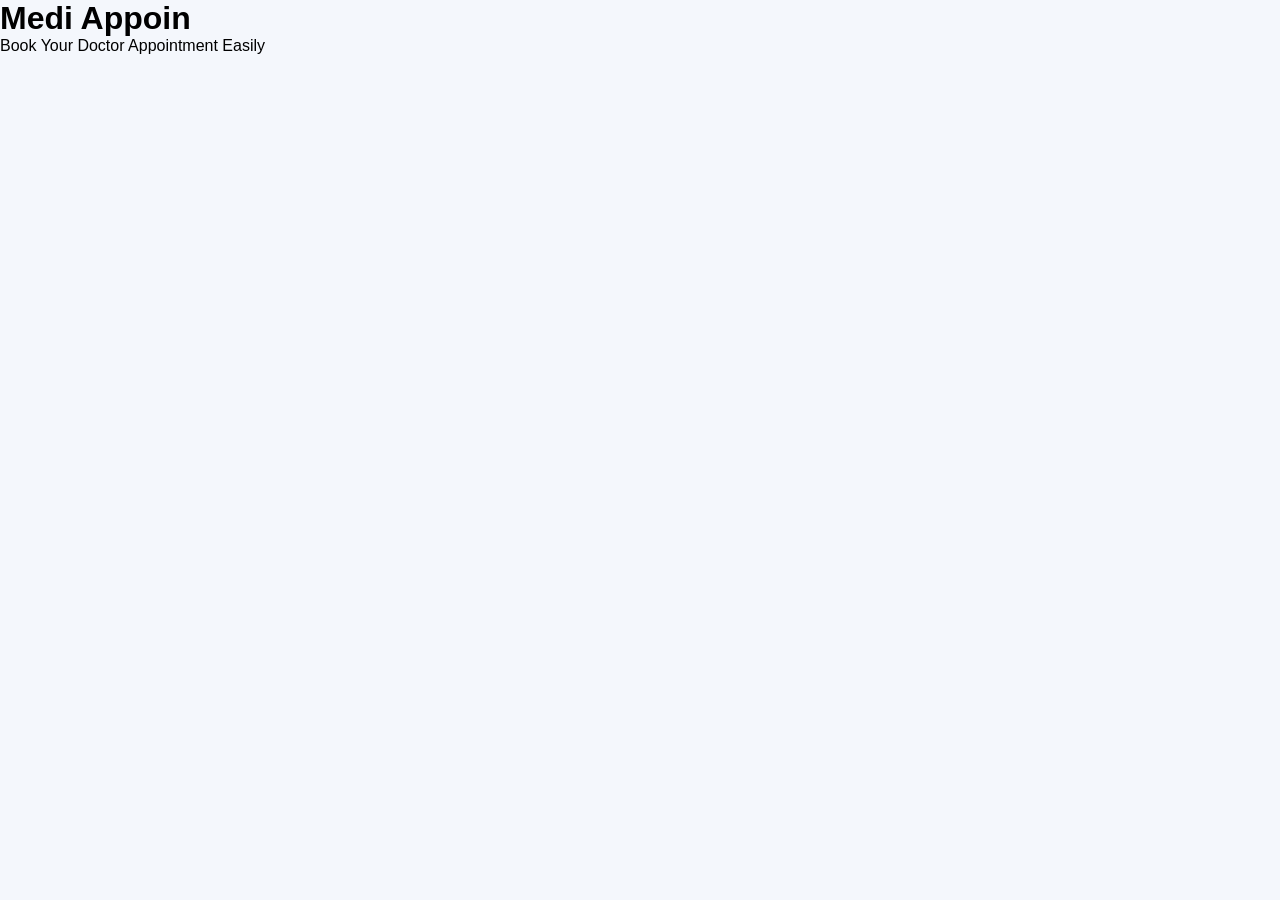
<file: index.html>
<!DOCTYPE html>
<html>
<head>
<title>Medi Appoin</title>
<link rel="stylesheet" href="style.css">
</head>
<body class="center">

<h1>Medi Appoin</h1>
<p>Book Your Doctor Appointment Easily</p>

<script>
setTimeout(() => {
    window.location.href = "signup.html";
}, 3000);
</script>

</body>
</html>
</file>
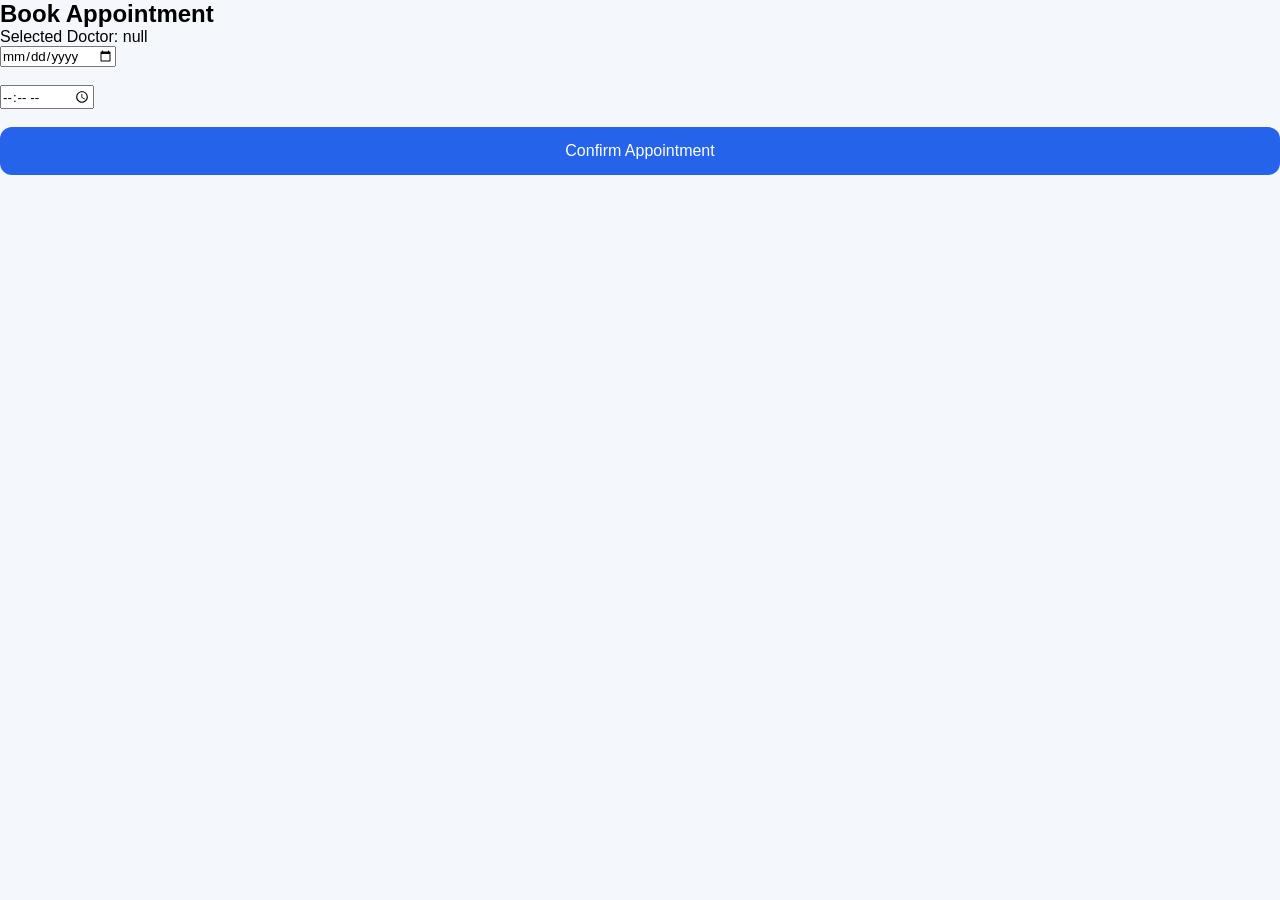
<file: appointment.html>
<!DOCTYPE html>
<html>
<head>
<title>Appointment</title>
<link rel="stylesheet" href="style.css">
</head>
<body class="center">

<h2>Book Appointment</h2>

<p id="doctorName"></p>

<input type="date" id="date"><br><br>

<input type="time" id="time"><br><br>

<button onclick="bookAppointment()">
Confirm Appointment
</button>

<script>

document.getElementById("doctorName").innerHTML =
"Selected Doctor: " + localStorage.getItem("doctor");

</script>

<script src="script.js"></script>

</body>
</html>
</file>
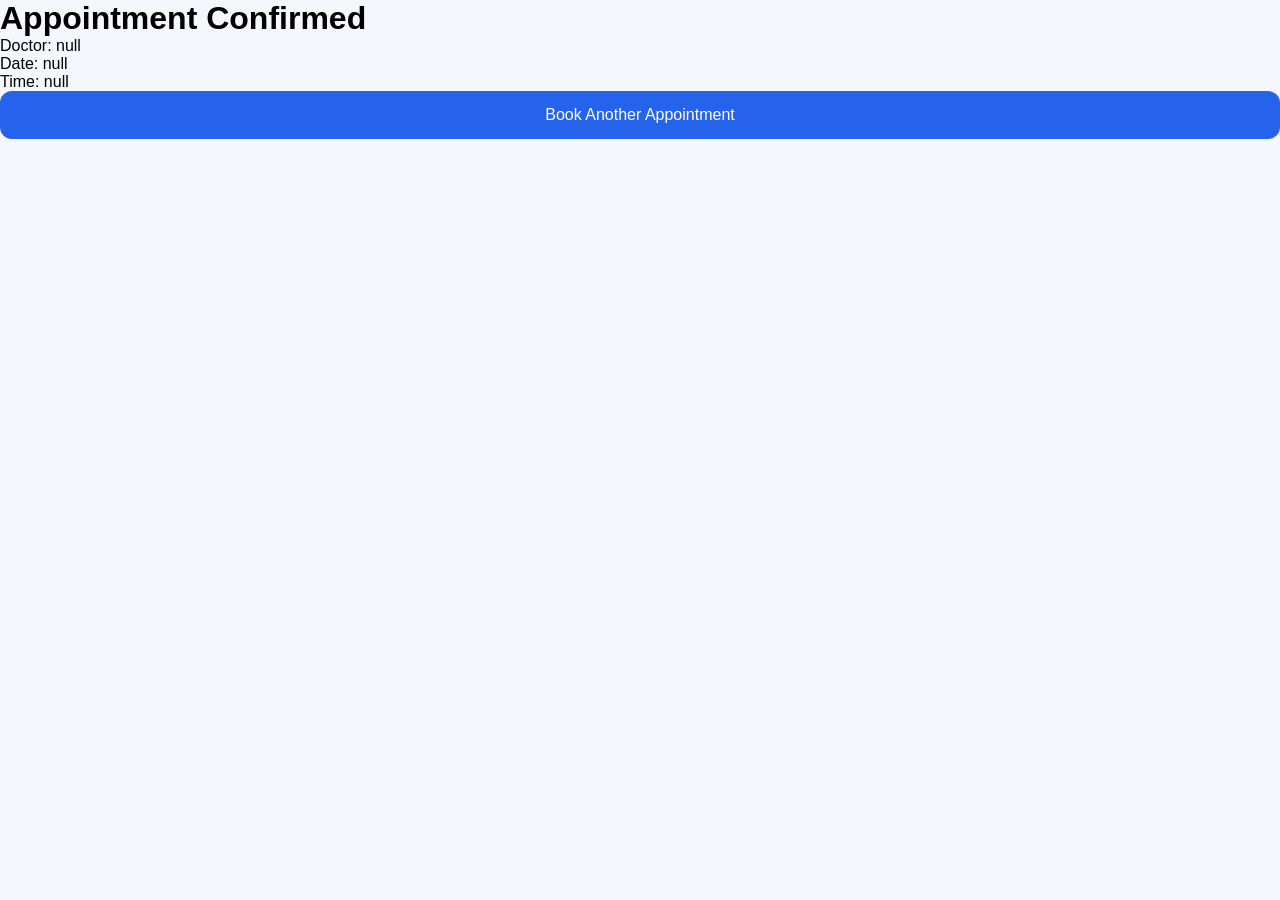
<file: confirm.html>
<!DOCTYPE html>
<html>
<head>
<title>Appointment Confirmed</title>
<link rel="stylesheet" href="style.css">
</head>
<body class="center">

<h1>Appointment Confirmed</h1>

<p id="details"></p>

<button onclick="window.location.href='doctors.html'">
Book Another Appointment
</button>

<script>

document.getElementById("details").innerHTML =
`
Doctor: ${localStorage.getItem("doctor")} <br>
Date: ${localStorage.getItem("date")} <br>
Time: ${localStorage.getItem("time")}
`;

</script>

</body>
</html>
</file>
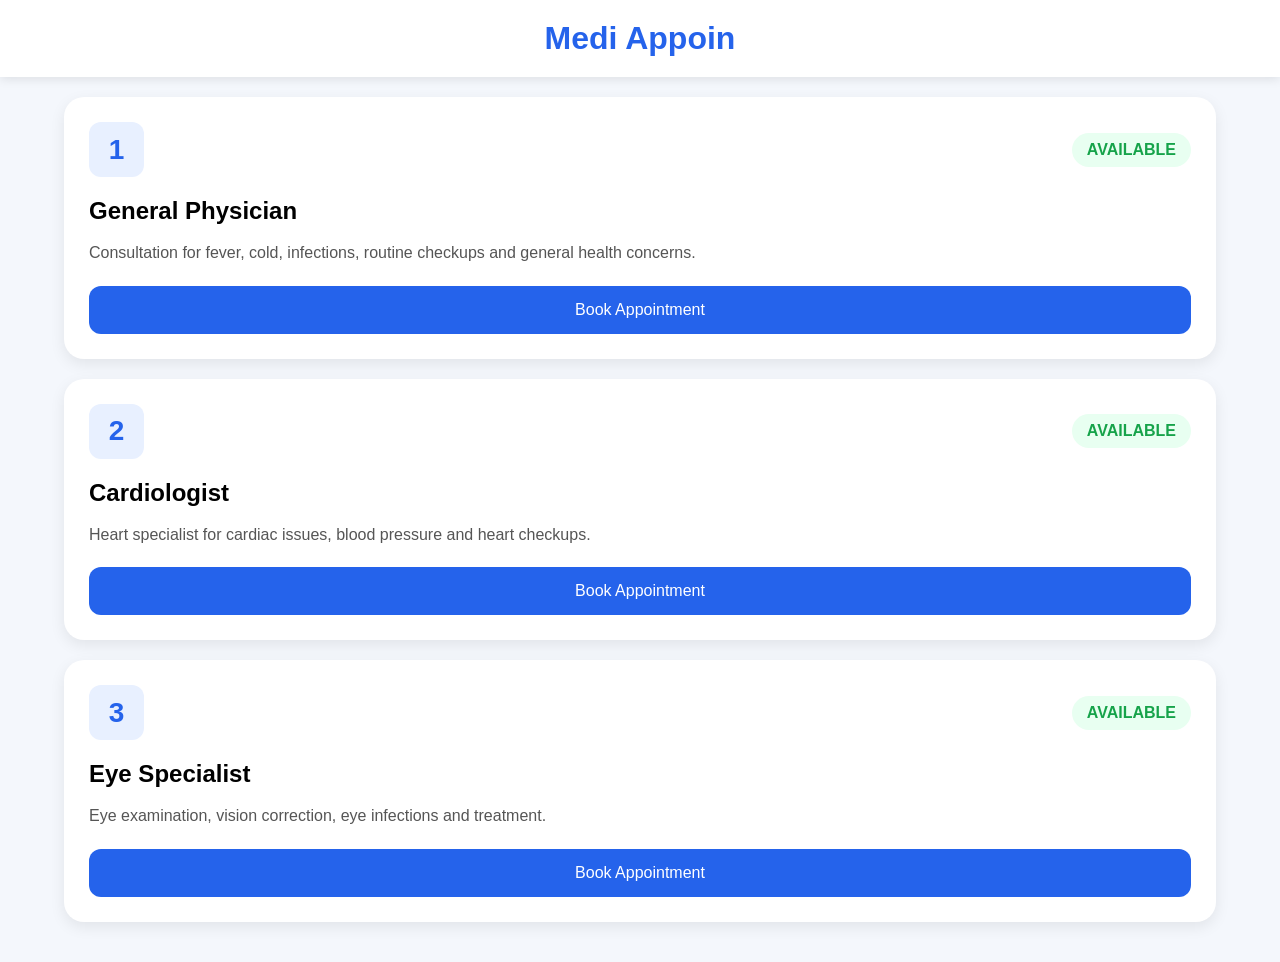
<file: doctors.html>
<!DOCTYPE html>
<html>
<head>
    <title>Medi Appoin</title>
    <link rel="stylesheet" href="style.css">
</head>
<body>

<header>
    <h1>Medi Appoin</h1>
</header>

<div class="container">

    <div class="card">
        <div class="card-top">
            <div class="number">1</div>
            <div class="status">AVAILABLE</div>
        </div>

        <h2>General Physician</h2>

        <p>
            Consultation for fever, cold, infections,
            routine checkups and general health concerns.
        </p>

        <button onclick="selectDoctor('General Physician')">
            Book Appointment
        </button>
    </div>

    <div class="card">
        <div class="card-top">
            <div class="number">2</div>
            <div class="status">AVAILABLE</div>
        </div>

        <h2>Cardiologist</h2>

        <p>
            Heart specialist for cardiac issues,
            blood pressure and heart checkups.
        </p>

        <button onclick="selectDoctor('Cardiologist')">
            Book Appointment
        </button>
    </div>

    <div class="card">
        <div class="card-top">
            <div class="number">3</div>
            <div class="status">AVAILABLE</div>
        </div>

        <h2>Eye Specialist</h2>

        <p>
            Eye examination, vision correction,
            eye infections and treatment.
        </p>

        <button onclick="selectDoctor('Eye Specialist')">
            Book Appointment
        </button>
    </div>

</div>

<script src="script.js"></script>

</body>
</html>
</file>
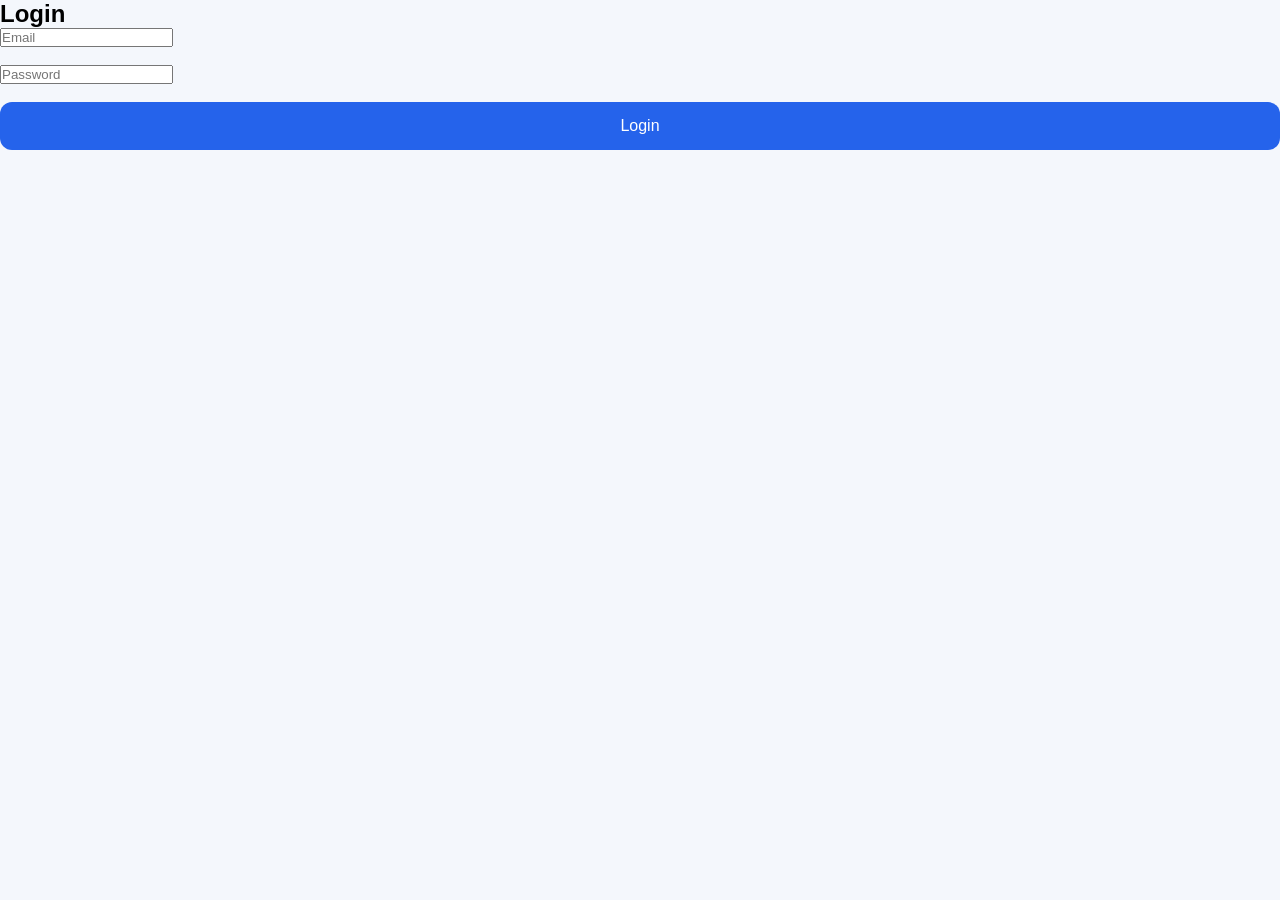
<file: login.html>
<!DOCTYPE html>
<html>
<head>
<title>Login</title>
<link rel="stylesheet" href="style.css">
</head>
<body class="center">

<h2>Login</h2>

<input type="email" id="loginEmail" placeholder="Email"><br><br>

<input type="password" id="loginPassword" placeholder="Password"><br><br>

<button onclick="login()">Login</button>

<script src="script.js"></script>

</body>
</html>
</file>
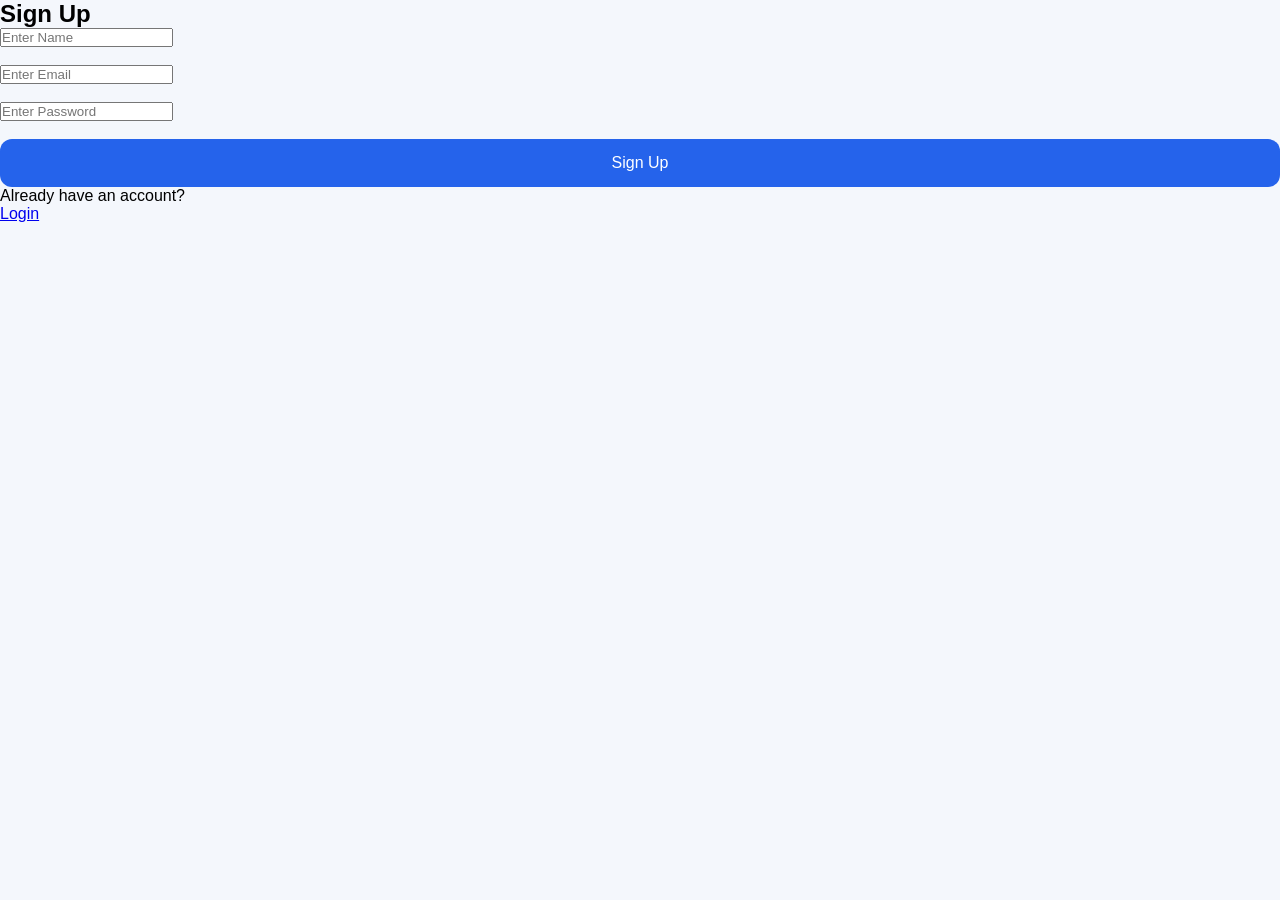
<file: signup.html>
<!DOCTYPE html>
<html>
<head>
<title>Sign Up</title>
<link rel="stylesheet" href="style.css">
</head>
<body class="center">

<h2>Sign Up</h2>

<input type="text" id="name" placeholder="Enter Name"><br><br>

<input type="email" id="email" placeholder="Enter Email"><br><br>

<input type="password" id="password" placeholder="Enter Password"><br><br>

<button onclick="signup()">Sign Up</button>

<p>Already have an account?</p>
<a href="login.html">Login</a>

<script src="script.js"></script>

</body>
</html>
</file>
<file: style.css>
*{
    margin:0;
    padding:0;
    box-sizing:border-box;
    font-family:Poppins,sans-serif;
}

body{
    background:#f4f7fc;
}

header{
    background:white;
    padding:20px;
    text-align:center;
    box-shadow:0 2px 10px rgba(0,0,0,0.1);
}

header h1{
    color:#2563eb;
}

.container{
    width:90%;
    margin:auto;
    padding:20px 0;
}

.card{
    background:white;
    border-radius:20px;
    padding:25px;
    margin-bottom:20px;
    box-shadow:0 5px 15px rgba(0,0,0,0.08);
}

.card-top{
    display:flex;
    justify-content:space-between;
    align-items:center;
    margin-bottom:20px;
}

.number{
    width:55px;
    height:55px;
    background:#e8f0ff;
    color:#2563eb;
    font-size:28px;
    font-weight:bold;
    border-radius:12px;

    display:flex;
    justify-content:center;
    align-items:center;
}

.status{
    background:#e8fff1;
    color:#16a34a;
    padding:8px 15px;
    border-radius:20px;
    font-weight:600;
}

.card h2{
    margin-bottom:15px;
}

.card p{
    color:#555;
    line-height:1.6;
    margin-bottom:20px;
}

button{
    width:100%;
    background:#2563eb;
    color:white;
    border:none;
    padding:15px;
    border-radius:12px;
    font-size:16px;
    cursor:pointer;
}

button:hover{
    background:#1d4ed8;
}
</file>
